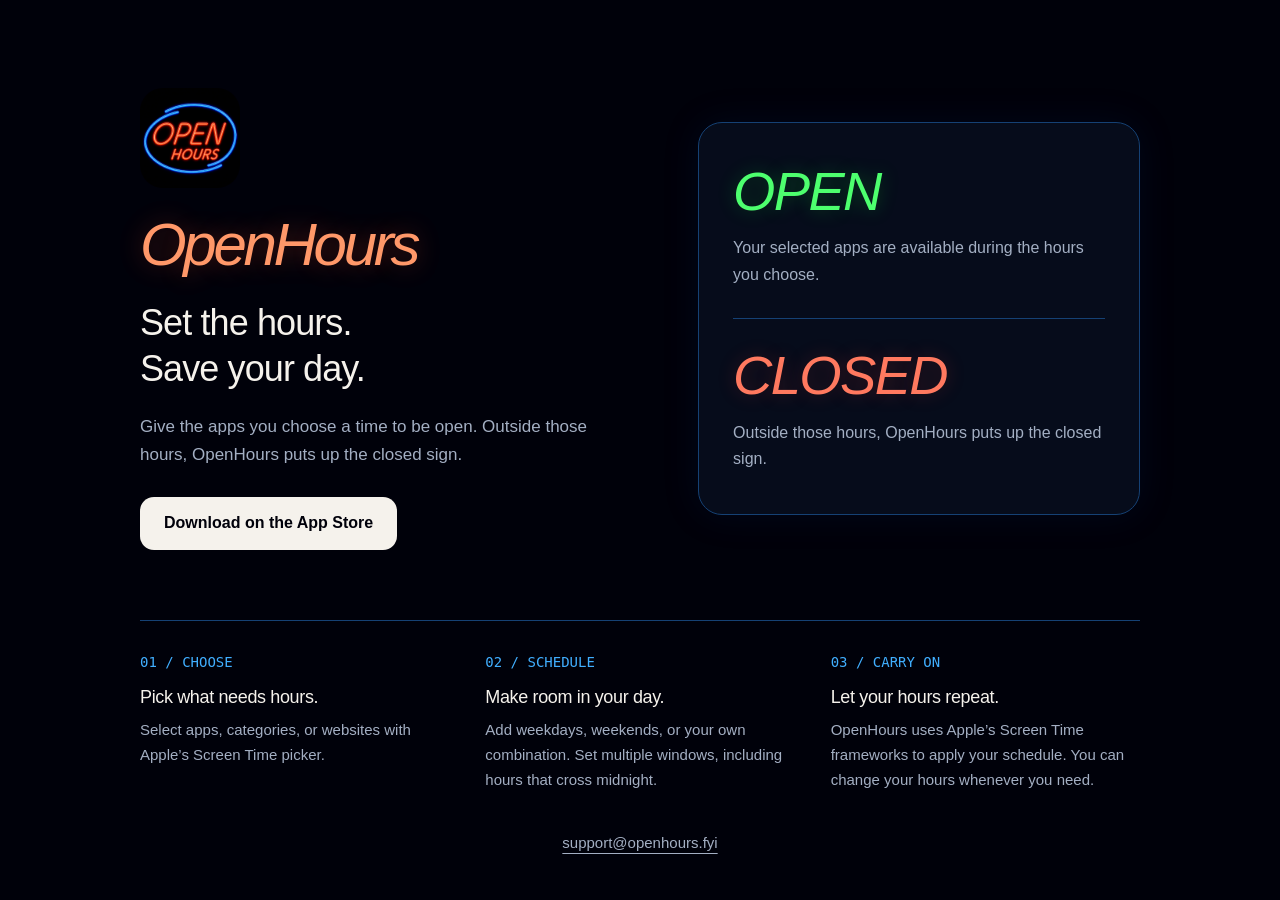
<file: public/index.html>
<!doctype html>
<html lang="en">
<head>
  <meta charset="utf-8">
  <meta name="viewport" content="width=device-width, initial-scale=1">
  <meta name="theme-color" content="#00010a">
  <meta name="description" content="Give your apps business hours. Give the apps you choose a time to be open. Outside those hours, OpenHours puts up the closed sign.">
  <title>OpenHours — Give your apps business hours</title>
  <link rel="icon" type="image/svg+xml" href="assets/favicon.svg">
  <link rel="stylesheet" href="assets/site.css">
</head>
<body>
  <main>
    <section class="hero">
    <div class="intro">
    <img class="app-icon" src="assets/app-icon.png" alt="" width="144" height="144">
    <h1>OpenHours</h1>
    <h2>Set the hours.<br>Save your day.</h2>
    <p>Give the apps you choose a time to be open. Outside those hours, OpenHours puts up the closed sign.</p>
    <!-- Add the App Store URL as href and remove aria-disabled when ready. -->
    <a class="app-store" role="link" aria-disabled="true">Download on the App Store</a>
    </div>
    <div class="hours-sign" aria-label="How OpenHours works">
      <div class="sign-state">
        <strong class="open">OPEN</strong>
        <p>Your selected apps are available during the hours you choose.</p>
      </div>
      <div class="sign-state">
        <strong class="closed">CLOSED</strong>
        <p>Outside those hours, OpenHours puts up the closed sign.</p>
      </div>
    </div>
    </section>
    <section class="how" aria-label="Set up your app hours">
      <article><span class="step">01 / CHOOSE</span><h3>Pick what needs hours.</h3><p>Select apps, categories, or websites with Apple’s Screen Time picker.</p></article>
      <article><span class="step">02 / SCHEDULE</span><h3>Make room in your day.</h3><p>Add weekdays, weekends, or your own combination. Set multiple windows, including hours that cross midnight.</p></article>
      <article><span class="step">03 / CARRY ON</span><h3>Let your hours repeat.</h3><p>OpenHours uses Apple’s Screen Time frameworks to apply your schedule. You can change your hours whenever you need.</p></article>
    </section>
    <footer><a class="support" href="mailto:support@openhours.fyi">support@openhours.fyi</a></footer>
  </main>
</body>
</html>
</file>
<file: public/assets/site.css>
:root {
  color-scheme: dark;
  font-family: -apple-system, BlinkMacSystemFont, "Segoe UI", sans-serif;
  background: #00010a;
  color: #f5f2ec;
  font-synthesis: none;
  -webkit-font-smoothing: antialiased;
}
* { box-sizing: border-box; }
body { margin: 0; }
main {
  min-height: 100svh;
  max-width: 640px;
  margin: 0 auto;
  padding: 64px 24px;
  display: flex;
  flex-direction: column;
  align-items: center;
  justify-content: center;
  text-align: center;
}
.app-icon { width: 144px; height: 144px; border-radius: 32px; }
h1 {
  margin: 28px 0 22px;
  color: #ff9869;
  font-size: clamp(2.75rem, 8vw, 3.75rem);
  font-style: italic;
  font-weight: 300;
  line-height: 1.1;
  letter-spacing: -.055em;
  text-shadow: 0 0 24px #ff592b55;
}
h2 { margin: 0; font-size: clamp(1.35rem, 5vw, 1.75rem); font-weight: 500; line-height: 1.3; letter-spacing: -.025em; }
p { margin: 18px 0 32px; color: #a3afc3; font-size: 1.0625rem; line-height: 1.65; }
.app-store {
  display: inline-block;
  padding: 16px 24px;
  border-radius: 14px;
  background: #f5f2ec;
  color: #00010a;
  font-size: 1rem;
  font-weight: 600;
  text-decoration: none;
  line-height: 1.3;
}
.app-store[aria-disabled="true"] { cursor: default; }
.app-store[href]:hover { background: #fff; }
.support { margin-top: 28px; color: #a3afc3; font-size: .9375rem; text-underline-offset: 5px; }
.support:hover { color: #f5f2ec; }
a:focus-visible { outline: 3px solid #40afff; outline-offset: 6px; }
@media (max-width: 380px) { main { padding-inline: 20px; } .app-icon { width: 120px; height: 120px; border-radius: 26px; } }
/* Keep the landing page compact while making the schedule behavior visible. */
main { max-width: 1080px; padding: 72px 40px 32px; text-align: left; align-items: stretch; }
.hero { display: grid; grid-template-columns: 1.1fr 1fr; gap: 72px; align-items: center; }
.intro { display: flex; flex-direction: column; align-items: flex-start; }
.app-icon { width: 100px; height: 100px; border-radius: 23px; }
h1 { margin: 24px 0 22px; }
h2 { max-width: 400px; font-size: clamp(1.6rem, 3.4vw, 2.25rem); }
.intro p { margin: 20px 0 28px; }
.hours-sign { border: 1px solid #154174; border-radius: 24px; padding: 12px 34px; background: #060c1b; box-shadow: 0 0 36px #06336f26; }
.sign-state { padding: 30px 0; }
.sign-state + .sign-state { border-top: 1px solid #154174; }
.sign-state strong { font-size: clamp(2.5rem, 5vw, 3.4rem); line-height: 1; font-weight: 300; font-style: italic; letter-spacing: -.03em; }
.open { color: #4dff6e; text-shadow: 0 0 18px #16ff3340; }
.closed { color: #ff795f; text-shadow: 0 0 18px #ff372640; }
.sign-state p { margin: 16px 0 0; font-size: 1rem; }
.how { display: grid; grid-template-columns: repeat(3, 1fr); gap: 36px; margin-top: 70px; padding-top: 32px; border-top: 1px solid #154174; }
.step { color: #40afff; font: .875rem ui-monospace, monospace; }
h3 { font-size: 1.125rem; font-weight: 500; line-height: 1.4; margin: 14px 0 8px; letter-spacing: -.02em; }
.how p { font-size: .9375rem; margin: 0; }
footer { padding-top: 42px; text-align: center; }
.support { display: inline-block; margin: 0; }
@media (max-width: 700px) {
  main { padding: 40px 24px 28px; }
  .hero { grid-template-columns: 1fr; gap: 36px; }
  .intro { align-items: center; text-align: center; }
  .hours-sign { max-width: 440px; width: 100%; margin: auto; padding: 0 28px; }
  .sign-state { padding: 26px 0; }
  .sign-state p br { display: none; }
  .how { grid-template-columns: 1fr; gap: 28px; margin-top: 40px; }
  h3 { margin-top: 8px; }
}
</file>
